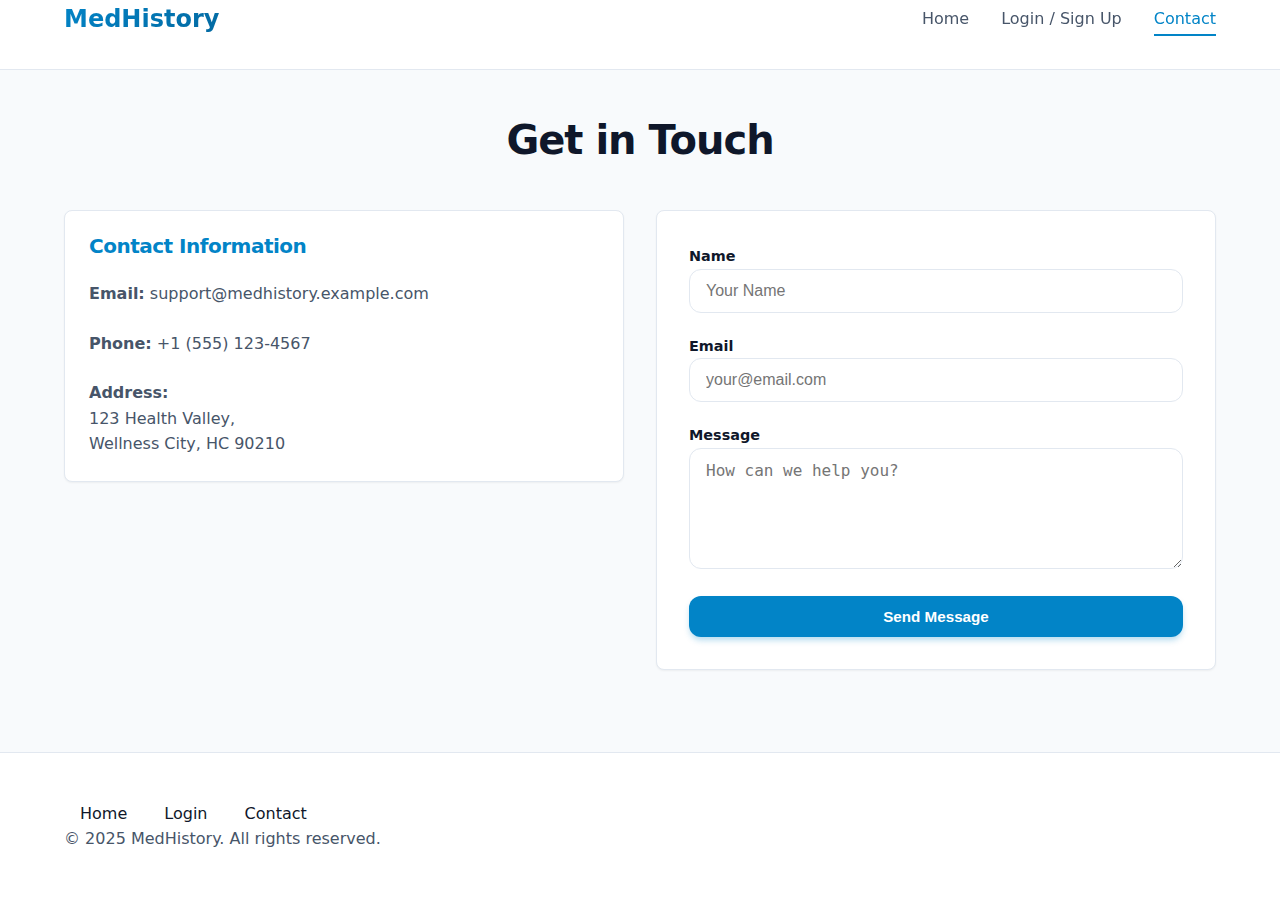
<file: contact.html>
<!DOCTYPE html>
<html lang="en">

<head>
    <meta charset="UTF-8">
    <meta name="viewport" content="width=device-width, initial-scale=1.0">
    <title>Contact Us - MedHistory</title>
    <link rel="manifest" href="manifest.json">
    <link rel="stylesheet" href="css/style.css">
    <link rel="icon" type="image/png" href="assets/icons/icon-192x192.png">
</head>

<body>
    <header>
        <div class="container">
            <nav>
                <a href="index.html" class="logo">MedHistory</a>
                <div class="menu-toggle">☰</div>
                <ul class="nav-links">
                    <li><a href="index.html">Home</a></li>
                    <li><a href="login.html">Login / Sign Up</a></li>
                    <li><a href="contact.html" class="active">Contact</a></li>
                </ul>
            </nav>
        </div>
    </header>

    <main class="container mt-2 mb-2">
        <h1 class="text-center mb-2">Get in Touch</h1>

        <div style="display: grid; grid-template-columns: repeat(auto-fit, minmax(300px, 1fr)); gap: 2rem;">

            <!-- Contact Info -->
            <div>
                <div class="mb-2"
                    style="background: white; padding: 1.5rem; border-radius: 8px; box-shadow: var(--shadow);">
                    <h3 class="text-primary mb-1">Contact Information</h3>
                    <p class="mb-1"><strong>Email:</strong> support@medhistory.example.com</p>
                    <p class="mb-1"><strong>Phone:</strong> +1 (555) 123-4567</p>
                    <p><strong>Address:</strong><br>123 Health Valley,<br>Wellness City, HC 90210</p>
                </div>
            </div>

            <!-- Contact Form -->
            <div style="background: white; padding: 2rem; border-radius: 8px; box-shadow: var(--shadow);">
                <form id="contactForm">
                    <div class="form-group">
                        <label for="name">Name</label>
                        <input type="text" id="name" placeholder="Your Name" required>
                    </div>
                    <div class="form-group">
                        <label for="email">Email</label>
                        <input type="email" id="email" placeholder="your@email.com" required>
                    </div>
                    <div class="form-group">
                        <label for="message">Message</label>
                        <textarea id="message" rows="5" placeholder="How can we help you?" required></textarea>
                    </div>
                    <button type="submit" class="btn btn-primary" style="width: 100%;">Send Message</button>
                </form>
            </div>

        </div>
    </main>

    <footer>
        <div class="container">
            <div class="footer-links">
                <a href="index.html">Home</a>
                <a href="login.html">Login</a>
                <a href="contact.html">Contact</a>
            </div>
            <p>&copy; 2025 MedHistory. All rights reserved.</p>
        </div>
    </footer>

    <script src="js/app.js"></script>
</body>

</html>
</file>
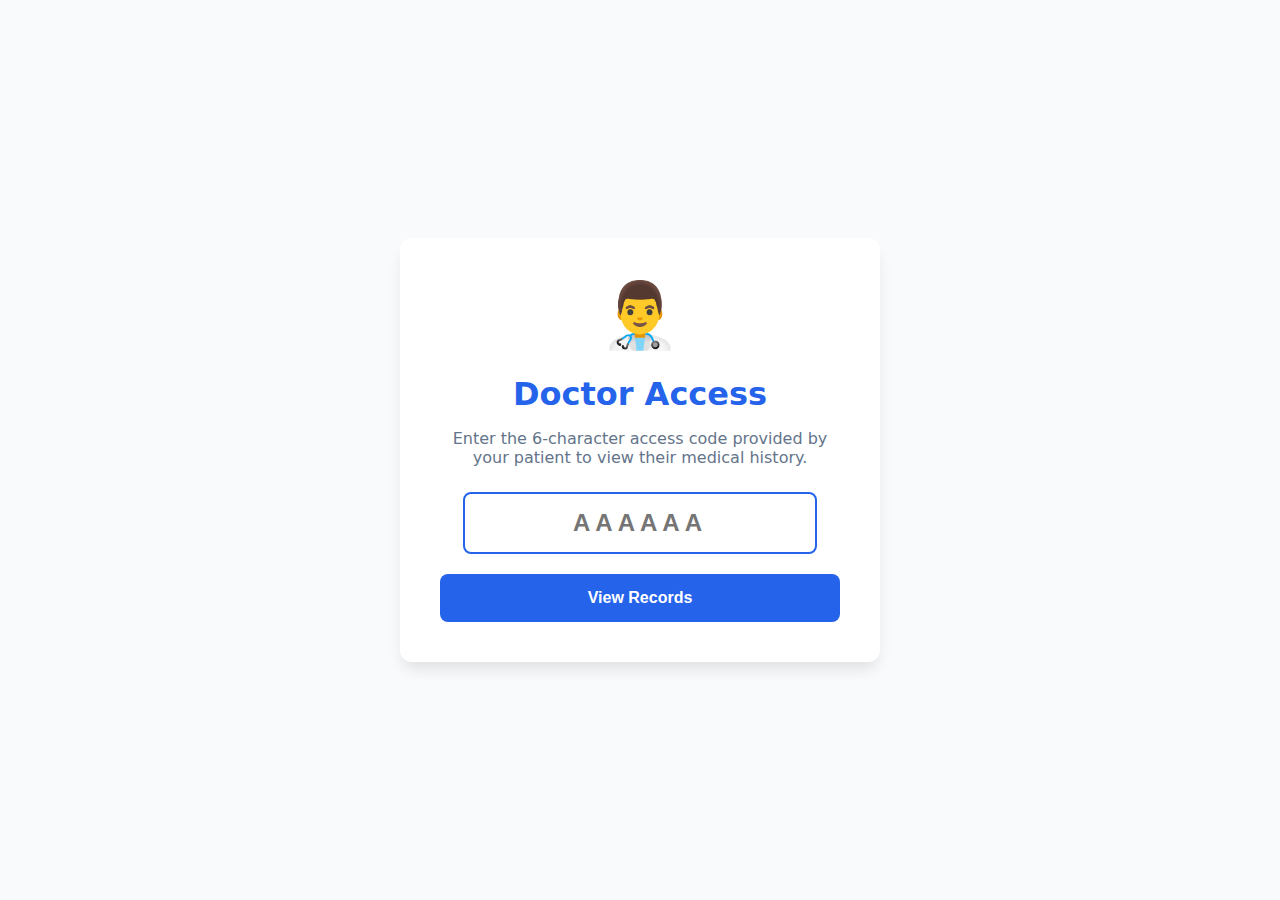
<file: doctor_access.html>
<!DOCTYPE html>
<html lang="en">

<head>
    <meta charset="UTF-8">
    <meta name="viewport" content="width=device-width, initial-scale=1.0">
    <title>Doctor Access - MedHistory</title>
    <style>
        :root {
            --primary-color: #2563EB;
            --background: #f8fafc;
            --text-dark: #1e293b;
        }

        body {
            font-family: 'Segoe UI', system-ui, sans-serif;
            background-color: var(--background);
            display: flex;
            align-items: center;
            justify-content: center;
            height: 100vh;
            margin: 0;
            color: var(--text-dark);
        }

        .card {
            background: white;
            padding: 40px;
            border-radius: 12px;
            box-shadow: 0 10px 15px -3px rgba(0, 0, 0, 0.1);
            text-align: center;
            max-width: 400px;
            width: 100%;
        }

        h1 {
            margin-bottom: 10px;
            color: var(--primary-color);
        }

        p {
            color: #64748B;
            margin-bottom: 25px;
        }

        input {
            width: 80%;
            padding: 15px;
            font-size: 1.5rem;
            text-align: center;
            letter-spacing: 5px;
            text-transform: uppercase;
            border: 2px solid #e2e8f0;
            border-radius: 8px;
            margin-bottom: 20px;
            font-weight: bold;
        }

        input:focus {
            outline: none;
            border-color: var(--primary-color);
        }

        button {
            background: var(--primary-color);
            color: white;
            border: none;
            padding: 15px 30px;
            border-radius: 8px;
            font-size: 1rem;
            cursor: pointer;
            width: 100%;
            font-weight: 600;
        }

        button:hover {
            background-color: #1d4ed8;
        }
    </style>
</head>

<body>

    <div class="card">
        <div style="font-size: 4rem; margin-bottom: 10px;">👨‍⚕️</div>
        <h1>Doctor Access</h1>
        <p>Enter the 6-character access code provided by your patient to view their medical history.</p>

        <form id="accessForm">
            <input type="text" id="code" maxlength="6" placeholder="AAAAAA" required autofocus>
            <button type="submit">View Records</button>
        </form>
    </div>

    <script>
        document.getElementById('accessForm').addEventListener('submit', (e) => {
            e.preventDefault();
            const code = document.getElementById('code').value.trim().toUpperCase();
            if (code.length === 6) {
                window.location.href = `doctor_dashboard.html?code=${code}`;
            } else {
                alert('Please enter a valid 6-character code.');
            }
        });
    </script>
</body>

</html>
</file>
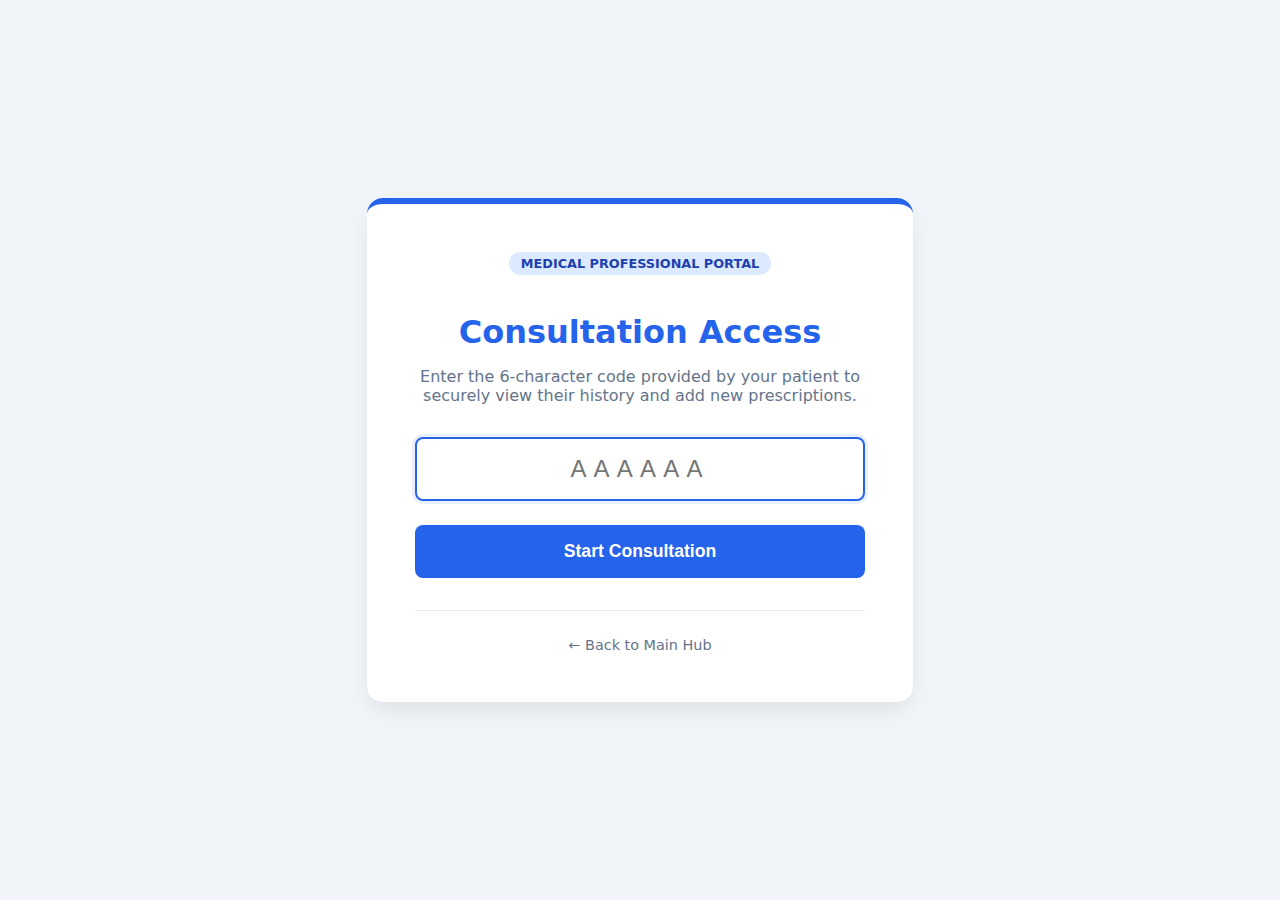
<file: doctor_index.html>
<!DOCTYPE html>
<html lang="en">

<head>
    <meta charset="UTF-8">
    <meta name="viewport" content="width=device-width, initial-scale=1.0">
    <title>Doctor Portal - MedHistory</title>
    <style>
        :root {
            --primary-color: #2563EB;
            --background: #f1f5f9;
            --text-dark: #0f172a;
        }

        body {
            font-family: 'Segoe UI', system-ui, sans-serif;
            background-color: var(--background);
            display: flex;
            align-items: center;
            justify-content: center;
            height: 100vh;
            margin: 0;
            color: var(--text-dark);
        }

        .login-card {
            background: white;
            padding: 3rem;
            border-radius: 16px;
            box-shadow: 0 10px 25px -5px rgba(0, 0, 0, 0.1);
            text-align: center;
            max-width: 450px;
            width: 90%;
            border-top: 6px solid var(--primary-color);
        }

        h1 {
            margin-bottom: 0.5rem;
            color: var(--primary-color);
        }

        .subtitle {
            color: #64748B;
            margin-bottom: 2rem;
        }

        input {
            width: 100%;
            padding: 1rem;
            font-size: 1.5rem;
            text-align: center;
            letter-spacing: 0.3em;
            text-transform: uppercase;
            border: 2px solid #e2e8f0;
            border-radius: 8px;
            margin-bottom: 1.5rem;
            box-sizing: border-box;
            transition: all 0.2s;
        }

        input:focus {
            outline: none;
            border-color: var(--primary-color);
            box-shadow: 0 0 0 3px rgba(37, 99, 235, 0.1);
        }

        button {
            background: var(--primary-color);
            color: white;
            border: none;
            padding: 1rem 2rem;
            border-radius: 8px;
            font-size: 1.1rem;
            font-weight: 600;
            cursor: pointer;
            width: 100%;
            transition: background 0.2s;
        }

        button:hover {
            background-color: #1d4ed8;
        }

        .role-badge {
            background: #dbeafe;
            color: #1e40af;
            padding: 4px 12px;
            border-radius: 20px;
            font-size: 0.8rem;
            font-weight: bold;
            display: inline-block;
            margin-bottom: 1rem;
        }
    </style>
</head>

<body>

    <div class="login-card">
        <div class="role-badge">MEDICAL PROFESSIONAL PORTAL</div>
        <h1>Consultation Access</h1>
        <p class="subtitle">Enter the 6-character code provided by your patient to securely view their history and add
            new prescriptions.</p>

        <form id="loginForm">
            <input type="text" id="code" maxlength="6" placeholder="AAAAAA" required autofocus>
            <button type="submit">Start Consultation</button>
        </form>

        <div style="margin-top: 2rem; padding-top: 1.5rem; border-top: 1px solid #e2e8f0;">
            <a href="index.html" style="color: #64748B; text-decoration: none; font-size: 0.9rem;">← Back to Main
                Hub</a>
        </div>
    </div>

    <script>
        document.getElementById('loginForm').addEventListener('submit', (e) => {
            e.preventDefault();
            const code = document.getElementById('code').value.trim().toUpperCase();
            if (code.length === 6) {
                // Redirect to the Doctor Dashboard
                window.location.href = `doctor_dashboard.html?code=${code}`;
            } else {
                alert('Please enter a valid 6-character code.');
            }
        });
    </script>
</body>

</html>
</file>
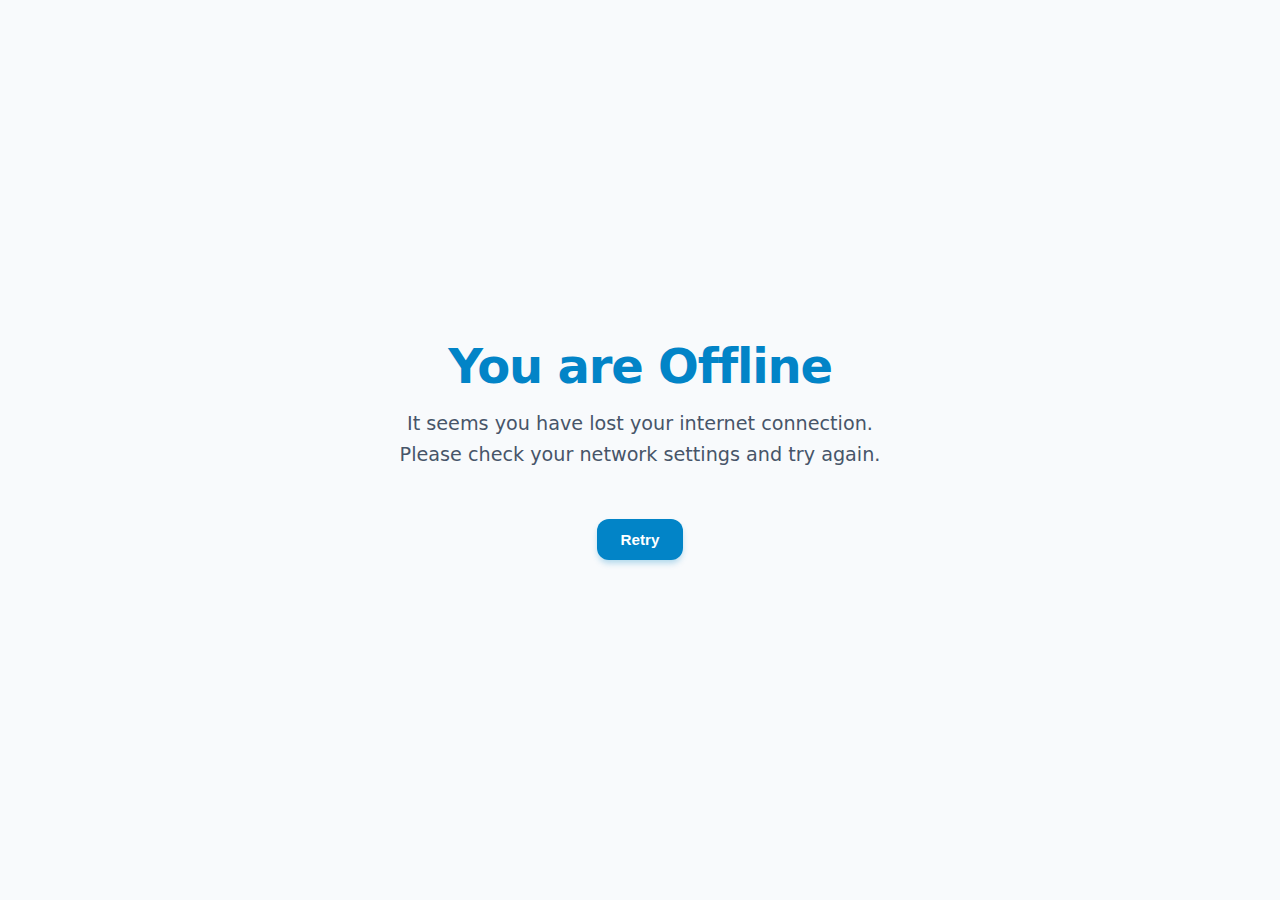
<file: offline.html>
<!DOCTYPE html>
<html lang="en">

<head>
    <meta charset="UTF-8">
    <meta name="viewport" content="width=device-width, initial-scale=1.0">
    <title>Offline - MedHistory</title>
    <link rel="stylesheet" href="css/style.css">
</head>

<body style="display: flex; align-items: center; justify-content: center; height: 100vh; text-align: center;">

    <div class="container">
        <h1 class="text-primary" style="font-size: 3rem; margin-bottom: 1rem;">You are Offline</h1>
        <p class="mb-2" style="font-size: 1.2rem; color: var(--secondary-color);">
            It seems you have lost your internet connection.<br>
            Please check your network settings and try again.
        </p>
        <button onclick="window.location.reload()" class="btn btn-primary">Retry</button>
    </div>

</body>

</html>
</file>
<file: css/style.css>
/* Global Styles & Variables */
:root {
    /* Brand Colors (Medical Tech Theme) */
    --primary-color: #0284c7;
    /* Sky 600 */
    --primary-dark: #0369a1;
    /* Sky 700 */
    --primary-light: #e0f2fe;
    /* Sky 100 */

    /* Neutrals */
    --background-color: #f8fafc;
    /* Slate 50 */
    --surface-color: #ffffff;
    --text-primary: #0f172a;
    /* Slate 900 */
    --text-secondary: #475569;
    /* Slate 600 */
    --border-color: #e2e8f0;
    /* Slate 200 */

    /* Status Colors */
    --success-bg: #dcfce7;
    --success-text: #166534;
    --danger-bg: #fee2e2;
    --danger-text: #991b1b;
    --warning-bg: #fef3c7;
    --warning-text: #92400e;

    /* Design Tokens */
    --border-radius: 12px;
    --shadow-sm: 0 1px 2px 0 rgb(0 0 0 / 0.05);
    --shadow-md: 0 4px 6px -1px rgb(0 0 0 / 0.1), 0 2px 4px -2px rgb(0 0 0 / 0.1);
    --shadow-lg: 0 10px 15px -3px rgb(0 0 0 / 0.1), 0 4px 6px -4px rgb(0 0 0 / 0.1);
    --transition: all 0.2s cubic-bezier(0.4, 0, 0.2, 1);

    --header-height: 70px;
}

* {
    margin: 0;
    padding: 0;
    box-sizing: border-box;
}

body {
    font-family: 'Inter', system-ui, -apple-system, sans-serif;
    background-color: var(--background-color);
    color: var(--text-secondary);
    line-height: 1.6;
    display: flex;
    flex-direction: column;
    min-height: 100vh;
    -webkit-font-smoothing: antialiased;
}

h1,
h2,
h3,
h4,
h5,
h6 {
    color: var(--text-primary);
    line-height: 1.1;
    margin-bottom: 0.75em;
    font-weight: 700;
    letter-spacing: -0.025em;
}

h1 {
    font-size: 2.5rem;
}

h2 {
    font-size: 1.75rem;
}

h3 {
    font-size: 1.25rem;
}

a {
    text-decoration: none;
    color: inherit;
    transition: var(--transition);
}

ul {
    list-style: none;
}

/* Utilities */
.container {
    width: 100%;
    max-width: 1200px;
    margin: 0 auto;
    padding: 0 1.5rem;
}

.text-center {
    text-align: center;
}

.text-primary {
    color: var(--primary-color) !important;
}

.mt-1 {
    margin-top: 1.5rem;
}

.mt-2 {
    margin-top: 3rem;
}

.mb-1 {
    margin-bottom: 1.5rem;
}

.mb-2 {
    margin-bottom: 3rem;
}

/* Components */
.btn {
    display: inline-flex;
    align-items: center;
    justify-content: center;
    padding: 0.75rem 1.5rem;
    border-radius: var(--border-radius);
    font-weight: 600;
    font-size: 0.95rem;
    cursor: pointer;
    border: none;
    transition: var(--transition);
    gap: 0.5rem;
}

.btn-primary {
    background-color: var(--primary-color);
    color: white;
    box-shadow: 0 4px 6px -1px rgba(2, 132, 199, 0.3);
}

.btn-primary:hover {
    background-color: var(--primary-dark);
    transform: translateY(-1px);
    box-shadow: 0 6px 8px -1px rgba(2, 132, 199, 0.4);
}

.btn-secondary {
    background-color: white;
    color: var(--text-primary);
    border: 1px solid var(--border-color);
    box-shadow: var(--shadow-sm);
}

.btn-secondary:hover {
    background-color: var(--background-color);
    border-color: var(--primary-color);
    color: var(--primary-color);
}

/* Header */
header {
    background: rgba(255, 255, 255, 0.9);
    backdrop-filter: blur(12px);
    border-bottom: 1px solid var(--border-color);
    position: sticky;
    top: 0;
    z-index: 1000;
    height: var(--header-height);
}

nav {
    display: flex;
    justify-content: space-between;
    align-items: center;
    height: 100%;
}

.logo {
    font-size: 1.5rem;
    font-weight: 800;
    color: var(--primary-color);
    background: linear-gradient(135deg, var(--primary-color), var(--primary-dark));
    background-clip: text;
    -webkit-background-clip: text;
    -webkit-text-fill-color: transparent;
}

.nav-links {
    display: flex;
    gap: 2rem;
}

.nav-links a {
    font-weight: 500;
    color: var(--text-secondary);
    position: relative;
    padding: 0.5rem 0;
}

.nav-links a:hover,
.nav-links a.active {
    color: var(--primary-color);
}

.nav-links a::after {
    content: '';
    position: absolute;
    bottom: 0;
    left: 0;
    width: 0;
    height: 2px;
    background-color: var(--primary-color);
    transition: var(--transition);
}

.nav-links a:hover::after,
.nav-links a.active::after {
    width: 100%;
}

/* Mobile Menu */
.menu-toggle {
    display: none;
    font-size: 1.5rem;
    color: var(--text-primary);
    cursor: pointer;
}

/* Hero Section */
.hero {
    background: linear-gradient(180deg, var(--primary-light) 0%, transparent 100%);
    padding: 4rem 1rem;
    border-radius: 0 0 2rem 2rem;
}

.hero h1 {
    font-size: 3.5rem;
    letter-spacing: -0.05em;
    margin-bottom: 1.5rem;
}

.hero p {
    font-size: 1.25rem;
    max-width: 600px;
    margin: 0 auto 2rem;
    color: var(--text-secondary);
}

/* Cards & Sections */
section {
    position: relative;
    border-radius: var(--border-radius);
}

section[style*="background: white"],
div[style*="background: white"] {
    background: var(--surface-color) !important;
    border: 1px solid var(--border-color);
    box-shadow: var(--shadow-sm) !important;
    transition: var(--transition);
}

section[style*="background: white"]:hover,
div[style*="background: white"]:hover {
    box-shadow: var(--shadow-md) !important;
    transform: translateY(-2px);
}

/* Forms */
.form-group {
    margin-bottom: 1.25rem;
}

label {
    font-size: 0.9rem;
    font-weight: 600;
    color: var(--text-primary);
    margin-bottom: 0.5rem;
}

input,
select,
textarea {
    width: 100%;
    padding: 0.75rem 1rem;
    border: 1px solid var(--border-color);
    border-radius: var(--border-radius);
    background-color: var(--surface-color);
    font-size: 1rem;
    color: var(--text-primary);
    transition: var(--transition);
}

input:focus,
select:focus,
textarea:focus {
    outline: none;
    border-color: var(--primary-color);
    box-shadow: 0 0 0 3px var(--primary-light);
}

/* Tables */
.table-container {
    border-radius: var(--border-radius);
    border: 1px solid var(--border-color);
    overflow: hidden;
}

table {
    width: 100%;
    border-collapse: collapse;
    background: var(--surface-color);
}

th {
    background-color: #f1f5f9;
    font-weight: 600;
    text-transform: uppercase;
    font-size: 0.75rem;
    letter-spacing: 0.05em;
    color: var(--text-secondary);
    padding: 1rem;
}

td {
    padding: 1rem;
    border-bottom: 1px solid var(--border-color);
    color: var(--text-primary);
    font-size: 0.95rem;
}

tr:last-child td {
    border-bottom: none;
}

tr:hover td {
    background-color: #f8fafc;
}

/* Status Pills (can be used if JS adds classes, but generic styles here) */
td a {
    color: var(--primary-color);
    font-weight: 500;
}

/* Footer */
footer {
    background-color: var(--surface-color);
    border-top: 1px solid var(--border-color);
    padding: 3rem 0;
    margin-top: auto;
    color: var(--text-secondary);
}

.footer-links a {
    color: var(--text-primary);
    margin: 0 1rem;
    font-weight: 500;
}

.footer-links a:hover {
    color: var(--primary-color);
}

/* Responsive */
@media (max-width: 768px) {
    .hero h1 {
        font-size: 2.5rem;
    }

    .nav-links {
        position: fixed;
        top: var(--header-height);
        left: 0;
        right: 0;
        background: var(--surface-color);
        flex-direction: column;
        padding: 2rem;
        gap: 1.5rem;
        border-bottom: 1px solid var(--border-color);
        box-shadow: var(--shadow-md);
        transform: translateY(-100%);
        opacity: 0;
        visibility: hidden;
        transition: var(--transition);
        z-index: 900;
    }

    .nav-links.active {
        transform: translateY(0);
        opacity: 1;
        visibility: visible;
    }

    .menu-toggle {
        display: block;
    }
}

/* Print Styles */
@media print {

    header,
    footer,
    #addRecordForm,
    #addVitalsForm,
    #logoutBtn,
    .menu-toggle,
    #downloadPdfBtn,
    label[for="photoInput"],
    .btn {
        display: none !important;
    }

    body {
        background-color: white !important;
        color: black !important;
        display: block;
    }

    .container {
        max-width: 100%;
        padding: 0;
    }

    section,
    div {
        box-shadow: none !important;
        border: none !important;
        transform: none !important;
    }

    h1,
    h2,
    h3 {
        color: black !important;
    }

    table {
        border: 1px solid #000;
        width: 100%;
    }

    th,
    td {
        border: 1px solid #000;
        color: black !important;
    }
}

/* Emergency ID Card (ATM Size) */
.id-card-container {
    perspective: 1000px;
    margin: 2rem auto;
    width: 100%;
    max-width: 450px;
}

.id-card {
    width: 100%;
    aspect-ratio: 1.58 / 1;
    background: linear-gradient(135deg, #0369a1 0%, #075985 100%);
    border-radius: 16px;
    position: relative;
    padding: 1.5rem;
    color: white;
    box-shadow: 0 20px 25px -5px rgba(0, 0, 0, 0.2), 0 10px 10px -5px rgba(0, 0, 0, 0.1);
    display: flex;
    justify-content: space-between;
    overflow: hidden;
    border: 1px solid rgba(255, 255, 255, 0.1);
}

.id-card::before {
    content: '';
    position: absolute;
    top: -50%;
    left: -50%;
    width: 200%;
    height: 200%;
    background: radial-gradient(circle, rgba(255, 255, 255, 0.05) 0%, transparent 70%);
}

.id-card-content {
    display: flex;
    flex-direction: column;
    justify-content: space-between;
    width: 65%;
    z-index: 1;
}

.id-card-qr {
    width: 30%;
    background: white;
    padding: 0.5rem;
    border-radius: 8px;
    display: flex;
    align-items: center;
    justify-content: center;
    z-index: 1;
    height: fit-content;
    align-self: center;
}

.id-card-qr img {
    width: 100% !important;
    height: auto !important;
}

.id-card-header {
    font-size: 0.75rem;
    font-weight: 800;
    letter-spacing: 0.05em;
    opacity: 0.8;
    margin-bottom: 0.5rem;
}

.id-card-name {
    font-size: 1.5rem;
    font-weight: 700;
    margin: 0;
    line-height: 1.2;
}

.id-card-details {
    margin-top: 1rem;
}

.id-card-row {
    display: flex;
    gap: 1.5rem;
    margin-top: 0.5rem;
}

.id-card-label {
    font-size: 0.65rem;
    text-transform: uppercase;
    opacity: 0.7;
    display: block;
}

.id-card-val {
    font-size: 0.9rem;
    font-weight: 600;
}

.id-card-footer {
    margin-top: auto;
    font-size: 1.1rem;
    font-family: 'Courier New', Courier, monospace;
    letter-spacing: 2px;
    opacity: 0.9;
}

@media (max-width: 480px) {
    .id-card-name {
        font-size: 1.2rem;
    }

    .id-card {
        padding: 1rem;
    }
}

/* AI Insight Animations */
@keyframes pulse {
    0% {
        transform: scale(1);
        opacity: 0.2;
    }

    100% {
        transform: scale(1.5);
        opacity: 0.5;
    }
}

@keyframes spin {
    from {
        transform: rotate(0deg);
    }

    to {
        transform: rotate(360deg);
    }
}

@keyframes fadeInInsight {
    from {
        opacity: 0;
        transform: translateY(10px);
    }

    to {
        opacity: 1;
        transform: translateY(0);
    }
}

.insight-text {
    animation: fadeInInsight 0.6s ease forwards;
}

#runAiBtn:hover {
    transform: translateY(-2px);
    box-shadow: 0 5px 15px rgba(96, 165, 250, 0.4);
    background: #93c5fd;
}

#runAiBtn:disabled {
    opacity: 0.7;
    cursor: not-allowed;
}

/* Body Map Interactions */
.body-part-path {
    transition: all 0.3s cubic-bezier(0.4, 0, 0.2, 1);
    stroke: #94a3b8;
    stroke-width: 1px;
    cursor: pointer;
}

.body-part-path:hover {
    fill: #93c5fd !important;
    stroke: #3b82f6;
    stroke-width: 2px;
}

.body-part-path.active {
    fill: #3b82f6 !important;
    stroke: #2563eb;
    stroke-width: 2px;
}
</file>
